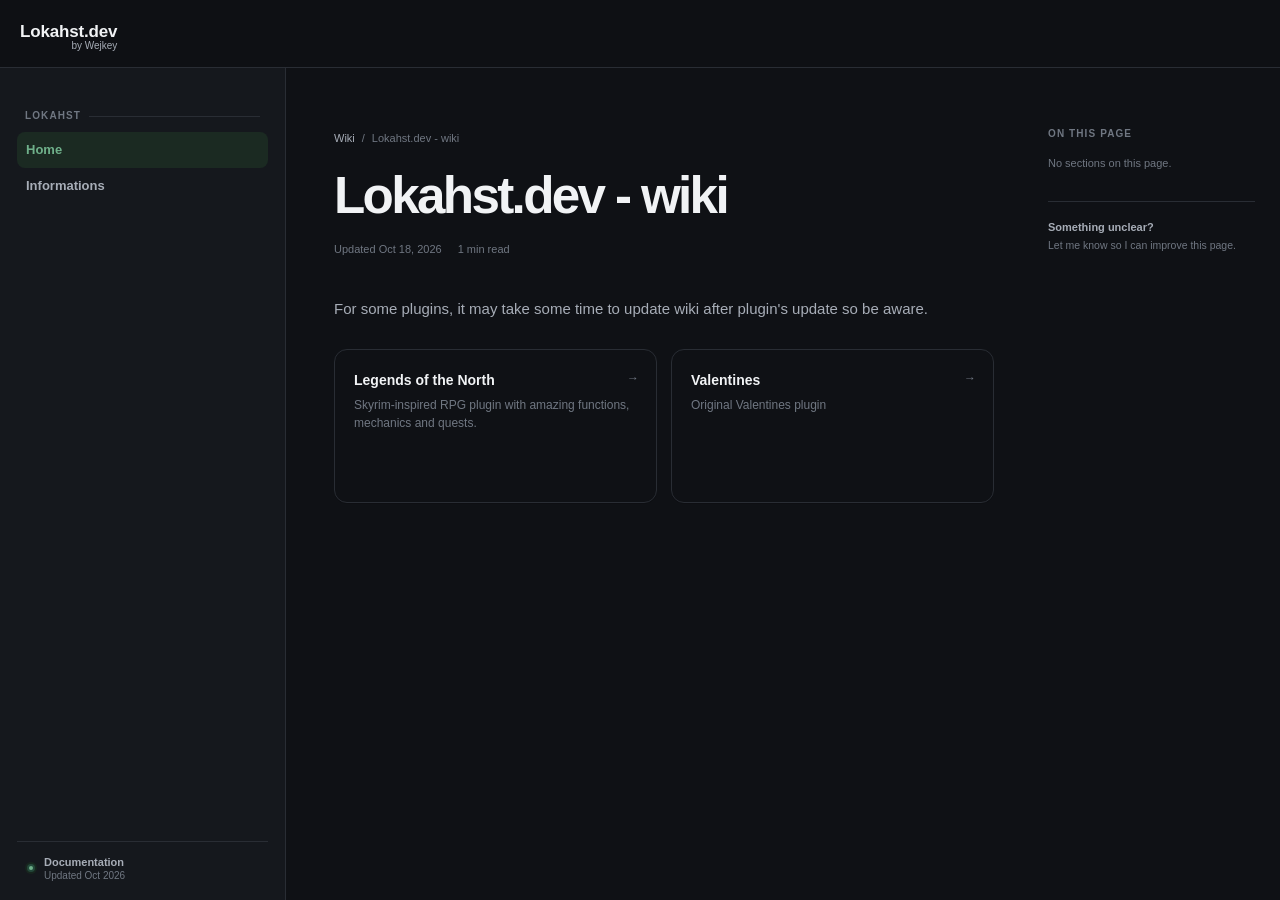
<file: index.html>
<html lang="en">
    <head>
      <meta charset="UTF-8">
      <meta http-equiv="X-UA-Compatible" content="IE=edge">
      <meta name="viewport" content="width=device-width, initial-scale=1">
      <link rel="stylesheet" href="/styling/style.css">
      <link rel="stylesheet" href="/styling/markdown.css">
      <link rel="stylesheet" href="/styling/responsive.css">

      <title>Lokahst - wiki</title>

      <meta name="description" content="Wiki - MMORPG/RPG-focused Minecraft plugin development.">
      <meta name="author" content="Lokahst">
      <meta name="robots" content="index, follow, max-image-preview:large">
      <meta name="googlebot" content="index, follow">
      <meta name="theme-color" content="#0f1115">
      <meta name="application-name" content="Lokahst">
      <meta name="generator" content="Lokahst">
      <meta name="referrer" content="strict-origin-when-cross-origin">
      <link rel="canonical" href="https://wiki.lokahst.dev/">
      <link rel="icon" href="assets/lokahst_origin.png">

      <meta property="og:type" content="website">
      <meta property="og:site_name" content="Lokahst">
      <meta property="og:title" content="Lokahst - wiki">
      <meta property="og:description" content="Wiki - MMORPG/RPG-focused Minecraft plugin development.">
      <meta property="og:url" content="https://wiki.lokahst.dev/">
      <meta property="og:image" content="https://lokahst.dev/assets/lokahst_origin.png">

      <meta property="og:image:width" content="1200">

      <meta property="og:image:height" content="630">

      <meta property="og:image:alt" content="Minecraft Plugin Developer">
      <meta name="twitter:card" content="summary_large_image">
      <meta name="twitter:title" content="Lokahst - wiki">
      <meta name="twitter:description" content="Documentation for all Lokahst's development plugins.">
      <meta name="twitter:image" content="https://lokahst.dev/assets/lokahst_origin.png">

      <meta name="keywords" content="Lokahst, lokahst, lkhst, Minecraft, Java, Bedrock, Minecraft plugin developer, Minecraft plugins, PaperMC, mc, RPG, Minecraft RPG plugins, Modrinth, spigot, bukkit, purpur, Minecraft survival, Minecraft adventure, Minecraft skyrim-focused plugin, LOTN, Legends of the North, Valentines plugin, Minecraft Valentines, Minecraft skyrim-like plugin, Skyrim, The Elder Scrolls V, Runewake, Runewake plugin, Wiki, Documentation, Lokahst docs, Lokahst wiki,">
      <script type="application/ld+json">
        {
          "@context": "https://schema.org",
          "@type": "Organization",
          "name": "Lokahst",
          "url": "https://wiki.lokahst.dev",
          "logo": "https://avatars.githubusercontent.com/u/327175433?s=400&u=46924b96a240e43d46dd1bed8c889941d1aa52d9&v=4",
          "description": "Wiki - MMORPG/RPG-focused Minecraft plugin development.",
          "sameAs": ["https://github.com/wejkey", "https://modrinth.com/organization/lokahst"]
        }
      </script>
    </head>

    <body>
      <a class="skip-link" href="#wiki-content">Skip to content</a>

      <header class="topbar">
        <div class="topbar__brand">
          <button class="menu-button" id="menu-button" type="button" aria-label="Open navigation" aria-expanded="false">Menu</button>
            <div class="brand">
              <p class="brand-title">Lokahst.dev</p>
              <p class="brand-byline">by Wejkey</p>
            </div>
          </a>
        </div>
      </header>

      <div class="app-shell">
        <aside class="sidebar" id="sidebar" aria-label="Documentation navigation">
          <div class="sidebar__inner">
            <nav class="nav-tree" id="nav-tree"></nav>

            <div class="sidebar__footer">
              <span class="status-dot" aria-hidden="true"></span>
              <span><strong>Documentation</strong><small>Updated Oct 2026</small></span>
            </div>
          </div>
        </aside>

        <button class="sidebar-scrim" id="sidebar-scrim" type="button" aria-label="Close navigation" hidden></button>

        <main class="main-column">
          <div class="content-wrap">
            <article class="wiki-article" id="wiki-content" tabindex="-1" aria-live="polite">
              <div class="loading-state">
                <span class="loading-state__mark"></span>
                <span>Opening the wiki...</span>
              </div>
            </article>
          </div>
        </main>

        <aside class="toc" id="toc" aria-label="On this page">
          <div class="toc__inner">
            <p class="eyebrow">On this page</p>
            <nav id="toc-links"></nav>
            <div class="toc__help">
              <p><strong>Something unclear?</strong><span>Let me know so I can improve this page.</span></p>
            </div>
          </div>
        </aside>
      </div>

      <noscript>
        <div class="noscript">This wiki needs javascript enabled to load Markdown pages.</div>
      </noscript>

      <script src="/scripting/projects.js"></script>
      <script src="/scripting/markdown.js"></script>
      <script src="/scripting/wiki.js"></script>
    </body>
  </html>
</file>
<file: styling/style.css>
:root {
  color-scheme: dark;
  --paper: #0f1115;
  --paper-soft: #15181d;
  --ink: #f1f3f5;
  --ink-soft: #a7adb7;
  --ink-faint: #707782;
  --line: #292d34;
  --line-strong: #3a4049;
  --accent: #6fb08a;
  --accent-dark: #6fb08a;
  --accent-soft: #1b2a22;
  --accent-softer: #151f1a;
  --shadow-sm: 0 1px 2px rgba(0, 0, 0, 0.25);
  --shadow-lg: 0 24px 70px rgba(0, 0, 0, 0.35);
  --topbar-height: 68px;
  --sidebar-width: 286px;
  --toc-width: 238px;
  --bg-muted: #15181d;
  font-family: Inter, ui-sans-serif, -apple-system, BlinkMacSystemFont,
    "Segoe UI", sans-serif;
  font-synthesis: none;
}
* {
  box-sizing: border-box;
}
html {
  scroll-behavior: smooth;
  scroll-padding-top: calc(var(--topbar-height) + 28px);
}
body {
  margin: 0;
  min-width: 320px;
  background: var(--paper);
  color: var(--ink);
  font-size: 15px;
  line-height: 1.6;
  -webkit-font-smoothing: antialiased;
}
button {
  font: inherit;
}
button,
a {
  -webkit-tap-highlight-color: transparent;
}
a {
  color: inherit;
}
.skip-link {
  position: fixed;
  z-index: 100;
  top: 10px;
  left: 10px;
  padding: 9px 13px;
  border-radius: 8px;
  background: var(--ink);
  color: var(--paper);
  transform: translateY(-150%);
  transition: transform 160ms ease;
}
.skip-link:focus {
  transform: translateY(0);
}
.topbar {
  position: fixed;
  z-index: 40;
  inset: 0 0 auto 0;
  height: var(--topbar-height);
  display: flex;
  align-items: center;
  justify-content: flex-start;
  padding: 0 24px 0 20px;
  border-bottom: 1px solid var(--line);
  background: rgba(15, 17, 21, 0.85);
  backdrop-filter: blur(14px);
}
.topbar__brand {
  display: flex;
  align-items: center;
}
.brand-link {
  color: var(--ink);
  text-decoration: none;
}
.brand-link:hover {
  color: var(--accent);
}
.brand {
  display: flex;
  flex-direction: column;
  align-items: flex-start;
  line-height: 1.2;
}
.brand-title {
  font-size: 17px;
  font-weight: 600;
  letter-spacing: -0.01em;
}
.brand-byline {
  align-self: flex-end;
  margin-top: -20px;
  color: var(--ink-soft);
  font-size: 10px;
  font-weight: 500;
}
.menu-button {
  display: none;
  padding: 7px 10px;
  border: 1px solid var(--line);
  border-radius: 8px;
  background: var(--paper);
  color: var(--ink);
  font-size: 12px;
  font-weight: 650;
  cursor: pointer;
  margin-right: 10px;
}
.app-shell {
  min-height: 100vh;
  display: grid;
  grid-template-columns: var(--sidebar-width) minmax(0, 1fr) var(--toc-width);
  padding-top: var(--topbar-height);
}
.sidebar {
  position: fixed;
  z-index: 30;
  top: var(--topbar-height);
  bottom: 0;
  left: 0;
  width: var(--sidebar-width);
  border-right: 1px solid var(--line);
  background: var(--paper-soft);
  overflow: hidden;
}
.sidebar__inner {
  height: 100%;
  display: flex;
  flex-direction: column;
  padding: 18px 14px 14px;
  overflow-y: auto;
  scrollbar-width: thin;
  scrollbar-color: var(--border-strong) transparent;
}
.nav-tree {
  flex: 1;
  padding: 22px 3px 20px;
}
.nav-project + .nav-project {
  margin-top: 25px;
}
.nav-project__title {
  display: flex;
  align-items: center;
  gap: 8px;
  margin: 0 8px 8px;
  color: var(--ink-faint);
  font-size: 10px;
  font-weight: 780;
  letter-spacing: 0.11em;
  text-transform: uppercase;
}
.nav-project__title::after {
  height: 1px;
  flex: 1;
  background: var(--line);
  content: "";
}
.nav-project__title span {
  flex: 0 0 auto;
}
.nav-link,
.nav-section__toggle {
  width: 100%;
  min-height: 36px;
  display: flex;
  align-items: center;
  gap: 9px;
  padding: 7px 9px;
  border: 0;
  border-radius: 8px;
  background: transparent;
  color: var(--ink-soft);
  font-size: 13px;
  font-weight: 560;
  text-align: left;
  text-decoration: none;
  cursor: pointer;
  transition: background 130ms ease, color 130ms ease;
}
.nav-link:hover,
.nav-section__toggle:hover {
  background: var(--bg-muted);
  color: var(--ink);
}
.nav-link.active {
  background: var(--accent-soft);
  color: var(--accent-dark);
  font-weight: 700;
}
.nav-section__toggle span {
  flex: 1;
}
.nav-section__toggle::after {
  width: 6px;
  height: 6px;
  flex: 0 0 auto;
  margin: 0 4px 0 8px;
  border-right: 1.5px solid var(--ink-faint);
  border-bottom: 1.5px solid var(--ink-faint);
  content: "";
  transform: rotate(-45deg);
  transition: transform 150ms ease;
}
.nav-section__toggle[aria-expanded="true"]::after {
  transform: rotate(45deg);
}
.nav-section__children {
  position: relative;
  margin-left: 16px;
  padding-left: 9px;
}
.nav-section__children::before {
  position: absolute;
  inset: 2px auto 5px 0;
  width: 1px;
  background: var(--line);
  content: "";
}
.nav-section__children[hidden] {
  display: none;
}
.nav-section__children .nav-link {
  min-height: 32px;
  padding-top: 5px;
  padding-bottom: 5px;
  font-size: 12.5px;
}
.sidebar__footer {
  display: flex;
  align-items: center;
  gap: 9px;
  margin: 0 3px;
  padding: 13px 10px 4px;
  border-top: 1px solid var(--line);
  color: var(--ink-soft);
  line-height: 1.3;
}
.sidebar__footer > span:last-child {
  display: flex;
  flex-direction: column;
}
.sidebar__footer strong {
  font-size: 11px;
  font-weight: 680;
}
.sidebar__footer small {
  color: var(--ink-faint);
  font-size: 10px;
}
.status-dot {
  width: 8px;
  height: 8px;
  flex: 0 0 auto;
  border: 2px solid #23483a;
  border-radius: 50%;
  background: #6fb08a;
  box-shadow: 0 0 0 2px #17251e;
}
.main-column {
  grid-column: 2;
  min-width: 0;
}
.content-wrap {
  width: min(100%, 860px);
  margin: 0 auto;
  padding: 62px 48px 40px;
}
.wiki-article {
  min-height: 58vh;
  outline: none;
}
.toc {
  position: fixed;
  z-index: 10;
  top: var(--topbar-height);
  right: 0;
  bottom: 0;
  width: var(--toc-width);
  background: var(--paper);
}
.toc__inner {
  max-height: 100%;
  padding: 58px 25px 30px 6px;
  overflow-y: auto;
}
.eyebrow {
  margin: 0 0 13px;
  color: var(--ink-faint);
  font-size: 10px;
  font-weight: 780;
  letter-spacing: 0.11em;
  text-transform: uppercase;
}
#toc-links {
  display: flex;
  flex-direction: column;
}
#toc-links a {
  position: relative;
  padding: 5px 0 5px 12px;
  border-left: 1px solid var(--line);
  color: var(--ink-faint);
  font-size: 12px;
  line-height: 1.45;
  text-decoration: none;
  transition: color 130ms ease, border-color 130ms ease;
}
#toc-links a:hover,
#toc-links a.active {
  border-left-color: var(--accent);
  color: var(--accent-dark);
}
#toc-links a[data-level="3"] {
  padding-left: 23px;
  font-size: 11.5px;
}
.toc__help {
  display: flex;
  gap: 10px;
  margin-top: 28px;
  padding-top: 18px;
  border-top: 1px solid var(--line);
  color: var(--ink-faint);
}
.toc__help p {
  display: flex;
  flex-direction: column;
  margin: 0;
  font-size: 10.5px;
  line-height: 1.45;
}
.toc__help strong {
  margin-bottom: 2px;
  color: var(--ink-soft);
  font-size: 11px;
}
.toc-empty {
  color: var(--ink-faint);
  font-size: 11px;
}
.loading-state {
  min-height: 280px;
  display: grid;
  place-items: center;
  align-content: center;
  gap: 15px;
  color: var(--ink-faint);
  font-size: 13px;
}
.loading-state__mark {
  width: 26px;
  height: 26px;
  border: 2px solid var(--line);
  border-top-color: var(--accent);
  border-radius: 50%;
  animation: spin 700ms linear infinite;
}
@keyframes spin {
  to {
    transform: rotate(360deg);
  }
}
.sidebar-scrim {
  display: none;
}
.noscript {
  position: fixed;
  z-index: 100;
  inset: auto 16px 16px 16px;
  padding: 12px 16px;
  border-radius: 10px;
  background: #332d45;
  color: #fff;
  text-align: center;
}
@media (prefers-reduced-motion: reduce) {
  html {
    scroll-behavior: auto;
  }
  *,
  ::before,
  ::after {
    scroll-behavior: auto !important;
    animation-duration: 0.01ms !important;
    transition-duration: 0.01ms !important;
  }
}
::-webkit-scrollbar {
  width: 8px;
}

::-webkit-scrollbar-track {
  background: var(--paper);
}

::-webkit-scrollbar-thumb {
  background: var(--line);
  border-radius: 10px;
}

::-webkit-scrollbar-thumb:hover {
  background: var(--line-strong);
}
</file>
<file: styling/markdown.css>
.article-head {
  margin-bottom: 38px;
}

.breadcrumbs {
  display: flex;
  flex-wrap: wrap;
  align-items: center;
  gap: 7px;
  margin-bottom: 21px;
  color: var(--ink-faint);
  font-size: 11px;
}

.breadcrumbs a {
  color: var(--ink-soft);
  text-decoration: none;
}

.breadcrumbs a:hover {
  color: var(--accent);
}

.breadcrumb-separator {
  color: var(--ink-faint);
}

.article-head h1 {
  margin: 0;
  color: var(--ink);
  font-size: clamp(2.35rem, 4vw, 3.45rem);
  font-weight: 760;
  letter-spacing: -0.052em;
  line-height: 1.06;
}

.article-head .lead {
  max-width: 690px;
  margin: 17px 0 0;
  color: var(--ink-soft);
  font-size: 18px;
  line-height: 1.65;
}

.article-meta {
  display: flex;
  flex-wrap: wrap;
  align-items: center;
  gap: 7px 16px;
  margin-top: 18px;
  color: var(--ink-faint);
  font-size: 11px;
}

.article-meta span {
  display: inline-flex;
  align-items: center;
  gap: 6px;
}

.markdown-body {
  color: var(--ink-soft);
  font-size: 15px;
  line-height: 1.70;
}

.markdown-body > *:first-child {
  margin-top: 0;
}

.markdown-body h1,
.markdown-body h2,
.markdown-body h3,
.markdown-body h4,
.markdown-body h5,
.markdown-body h6 {
  position: relative;
  color: var(--ink);
  font-weight: 720;
  letter-spacing: -0.025em;
  scroll-margin-top: calc(var(--topbar-height) + 28px);
}

.markdown-body h1 + h2,
.markdown-body h2 + h3,
.markdown-body h3 + h4,
.markdown-body h4 + h5,
.markdown-body h5 + h6 {
  margin-top: 10px;
}

.markdown-body h1 {
  margin: 38px 0 19px;
  font-size: 31px;
  line-height: 1.22;
}

.markdown-body h2 {
  margin: 30px 0 17px;
  padding-top: 3px;
  font-size: 27px;
  line-height: 1.28;
}

.markdown-body h3 {
  margin: 34px 0 12px;
  font-size: 20px;
  line-height: 1.35;
}

.markdown-body h4 {
  margin: 27px 0 9px;
  font-size: 16px;
}

.markdown-body h5,
.markdown-body h6 {
  margin: 23px 0 8px;
  font-size: 14px;
}

.markdown-body .heading-anchor {
  margin-left: 7px;
  color: var(--ink-faint);
  font-weight: 500;
  opacity: 0;
  text-decoration: none;
  transition: opacity 130ms ease;
}

.markdown-body :is(h1, h2, h3, h4, h5, h6):hover .heading-anchor,
.markdown-body .heading-anchor:focus {
  opacity: 1;
}

.markdown-body p {
  margin: 0 0 18px;
}

.markdown-body strong {
  color: var(--ink);
  font-weight: 710;
}

.markdown-body a {
  color: var(--accent);
  font-weight: 600;
  text-decoration-color: #3f624f;
  text-decoration-thickness: 1px;
  text-underline-offset: 3px;
}

.markdown-body a:hover {
  color: var(--accent-dark);
  text-decoration-color: var(--accent);
}

.markdown-body img {
  max-width: 100%;
  height: auto;
  display: block;
  margin: 24px auto;
  border-radius: 10px;
}

.markdown-body ul,
.markdown-body ol {
  margin: 12px 0 22px;
  padding-left: 23px;
}

.markdown-body li {
  margin: 3px 0;
  padding-left: 4px;
}

.markdown-body li::marker {
  color: var(--accent);
  font-weight: 700;
}

.markdown-body hr {
  height: 1px;
  margin: 42px 0;
  border: 0;
  background: var(--line);
}

.markdown-body blockquote {
  margin: 25px 0;
  padding: 16px 18px;
  border: 1px solid #314638;
  border-left: 3px solid var(--accent);
  border-radius: 0 10px 10px 0;
  background: var(--accent-softer);
  color: var(--ink-soft);
}

.markdown-body blockquote > *:last-child {
  margin-bottom: 0;
}

.markdown-body blockquote strong:first-child {
  color: var(--accent);
}

.markdown-body code {
  padding: 2px 5px;
  border: 1px solid var(--line);
  border-radius: 5px;
  background: var(--paper-soft);
  color: #d487a0;
  font: 0.88em/1.5 "SFMono-Regular", Consolas, "Liberation Mono", monospace;
}

.code-block {
  position: relative;
  margin: 23px 0;
}

.code-block__bar {
  min-height: 37px;
  display: flex;
  align-items: center;
  justify-content: space-between;
  padding: 0 8px 0 14px;
  border: 1px solid #353b43;
  border-bottom: 0;
  border-radius: 10px 10px 0 0;
  background: #191c22;
  color: #a7adb7;
}

.code-block__bar span {
  font: 600 10px/1 ui-monospace, SFMono-Regular, Consolas, monospace;
  letter-spacing: 0.06em;
  text-transform: uppercase;
}

.code-copy {
  display: flex;
  align-items: center;
  gap: 5px;
  padding: 5px 7px;
  border: 0;
  border-radius: 5px;
  background: transparent;
  color: #a7adb7;
  font-size: 10px;
  cursor: pointer;
}

.code-copy:hover {
  background: var(--border);
  color: var(--text);
}

.markdown-body pre {
  margin: 0;
  padding: 18px;
  border: 1px solid #353b43;
  border-radius: 0 0 10px 10px;
  background: #121419;
  color: #e5e8ec;
  overflow-x: auto;
}

.markdown-body pre code {
  padding: 0;
  border: 0;
  background: transparent;
  color: inherit;
  font-size: 12px;
  line-height: 1.7;
}

.table-wrap {
  margin: 23px 0;
  border: 1px solid var(--line);
  border-radius: 10px;
  overflow-x: auto;
}

.markdown-body table {
  width: 100%;
  border-collapse: collapse;
  font-size: 13px;
  line-height: 1.55;
}

.markdown-body th,
.markdown-body td {
  padding: 12px 14px;
  border-bottom: 1px solid var(--line);
  text-align: left;
  vertical-align: top;
}

.markdown-body tr:last-child td {
  border-bottom: 0;
}

.markdown-body th {
  background: var(--paper-soft);
  color: var(--ink-soft);
  font-size: 11px;
  font-weight: 740;
  letter-spacing: 0.035em;
  text-transform: uppercase;
}

.markdown-body td:first-child {
  color: var(--ink);
  font-weight: 600;
}

.doc-card-grid {
  display: grid;
  grid-template-columns: repeat(2, minmax(0, 1fr));
  gap: 14px;
  margin: 27px 0 34px;
}

.doc-card {
  position: relative;
  min-height: 154px;
  display: flex;
  flex-direction: column;
  padding: 19px;
  border: 1px solid var(--line);
  border-radius: 13px;
  background: var(--paper);
  text-decoration: none !important;
  box-shadow: 0 1px 0 rgba(0, 0, 0, 0.15);
  transition: transform 160ms ease, border-color 160ms ease,
    box-shadow 160ms ease;
}

.doc-card:hover {
  transform: translateY(-3px);
  border-color: var(--line-strong);
  box-shadow: var(--shadow-sm);
}

.doc-card strong {
  margin-bottom: 3px;
  color: var(--ink);
  font-size: 14px;
}

.doc-card span {
  color: var(--ink-faint);
  font-size: 12px;
  font-weight: 450;
  line-height: 1.5;
}

.doc-card__arrow {
  position: absolute;
  top: 19px;
  right: 17px;
  color: var(--ink-faint);
}

.callout {
  display: block;
  margin: 24px 0;
  padding: 15px 17px;
  border: 1px solid #314638;
  border-radius: 10px;
  background: var(--accent-softer);
}

.callout--warning {
  border-color: #604d2e;
  background: #211d15;
}

.callout--success {
  border-color: #315348;
  background: #17231f;
}

.callout__body {
  min-width: 0;
}

.callout__title {
  display: block;
  margin-bottom: 2px;
  color: var(--ink);
  font-size: 12px;
  font-weight: 730;
}

.callout__body > * {
  color: var(--ink-soft);
  font-size: 12.5px;
  line-height: 1.6;
}

.callout__body > :last-child {
  margin-bottom: 0;
}

.callout__body > :first-child:not(.callout__title) {
  margin-top: 0;
}

.spoiler {
  margin: 24px 0;
  border: 1px solid var(--line-strong);
  border-radius: 10px;
  background: var(--paper);
  overflow: hidden;
}

.spoiler summary {
  position: relative;
  padding: 14px 44px 14px 16px;
  color: var(--ink);
  font-size: 13px;
  font-weight: 700;
  list-style: none;
  cursor: pointer;
  user-select: none;
}

.spoiler summary::-webkit-details-marker {
  display: none;
}

.spoiler summary::after {
  position: absolute;
  top: 50%;
  right: 18px;
  width: 7px;
  height: 7px;
  border-right: 1.5px solid var(--ink-faint);
  border-bottom: 1.5px solid var(--ink-faint);
  content: "";
  transform: translateY(-65%) rotate(45deg);
  transition: transform 150ms ease;
}

.spoiler[open] summary::after {
  transform: translateY(-35%) rotate(225deg);
}

.spoiler summary:hover {
  background: var(--paper-soft);
}

.spoiler__content {
  padding: 17px 17px 1px;
  border-top: 1px solid var(--line);
}

.spoiler__content > :first-child {
  margin-top: 0;
}

.spoiler__content > :last-child {
  margin-bottom: 16px;
}

.spoiler__content > .code-block:first-child {
  margin-top: 0;
}

.steps {
  margin: 26px 0;
  counter-reset: steps;
}

.step {
  position: relative;
  min-height: 66px;
  margin-left: 17px;
  padding: 0 0 29px 35px;
  border-left: 1px solid var(--line-strong);
  counter-increment: steps;
}

.step:last-child {
  padding-bottom: 0;
  border-color: transparent;
}

.step::before {
  position: absolute;
  top: -2px;
  left: -17px;
  width: 32px;
  height: 32px;
  display: grid;
  place-items: center;
  border: 1px solid #3a4d41;
  border-radius: 50%;
  background: var(--paper);
  color: var(--accent);
  font-size: 11px;
  font-weight: 750;
  content: counter(steps);
}

.step strong {
  display: block;
  margin-bottom: 3px;
  font-size: 13.5px;
}

.step p {
  margin: 0;
  color: var(--ink-soft);
  font-size: 13px;
}

.article-error {
  min-height: 420px;
  display: grid;
  place-items: center;
  align-content: center;
  text-align: center;
}

.article-error__code {
  margin-bottom: 10px;
  color: var(--accent);
  font-size: 12px;
  font-weight: 760;
  letter-spacing: 0.12em;
  text-transform: uppercase;
}

.article-error h1 {
  margin: 0 0 10px;
  font-size: 38px;
  letter-spacing: -0.04em;
}

.article-error p {
  max-width: 430px;
  margin: 0 0 20px;
  color: var(--ink-soft);
}

.article-error__retry {
  padding: 9px 14px;
  border: 0;
  border-radius: 8px;
  background: var(--accent);
  color: var(--paper);
  font-weight: 650;
  cursor: pointer;
}

.article-error__retry:hover {
  background: var(--accent-dark);
}
</file>
<file: styling/responsive.css>
@media (max-width: 1180px) {
  :root {
    --toc-width: 210px;
    --sidebar-width: 265px;
  }
  .content-wrap {
    padding-inline: 38px;
  }
  .toc__inner {
    padding-right: 16px;
  }
}
@media (max-width: 980px) {
  :root {
    --sidebar-width: 278px;
  }
  .app-shell {
    display: block;
  }
  .main-column {
    margin-left: var(--sidebar-width);
  }
  .toc {
    display: none;
  }
  .content-wrap {
    max-width: 790px;
    padding-inline: 46px;
  }
}
@media (max-width: 760px) {
  :root {
    --topbar-height: 62px;
  }
  .topbar {
    padding-inline: 13px;
  }
  .menu-button {
    display: inline-flex;
  }
  .sidebar {
    top: var(--topbar-height);
    width: min(86vw, 304px);
    transform: translateX(-102%);
    box-shadow: none;
    transition: transform 220ms cubic-bezier(0.2, 0.7, 0.2, 1);
  }
  .sidebar.open {
    transform: translateX(0);
    box-shadow: var(--shadow-lg);
  }
  .sidebar__inner {
    padding-top: 17px;
  }
  .sidebar-scrim {
    position: fixed;
    z-index: 25;
    inset: 0;
    width: 100%;
    height: 100%;
    display: block;
    padding: 0;
    border: 0;
    background: #1c182a4d;
    backdrop-filter: blur(2px);
  }
  .sidebar-scrim[hidden] {
    display: none;
  }
  body.menu-open {
    overflow: hidden;
  }
  .main-column {
    margin-left: 0;
  }
  .content-wrap {
    width: 100%;
    padding: 42px 24px 30px;
  }
  .article-head {
    margin-bottom: 32px;
  }
  .article-head h1 {
    font-size: clamp(2.15rem, 11vw, 3rem);
  }
  .article-head .lead {
    font-size: 16px;
    line-height: 1.6;
  }
  .markdown-body h2 {
    margin-top: 44px;
    font-size: 24px;
  }
}
@media (max-width: 520px) {
  .content-wrap {
    padding-inline: 19px;
  }
  .breadcrumbs {
    margin-bottom: 17px;
  }
  .article-head h1 {
    letter-spacing: -0.045em;
  }
  .article-head .lead {
    margin-top: 13px;
  }
  .article-meta {
    align-items: flex-start;
    flex-direction: column;
  }
  .doc-card-grid {
    grid-template-columns: 1fr;
  }
  .doc-card {
    min-height: 138px;
  }
  .markdown-body {
    font-size: 14.5px;
  }
  .markdown-body h2 {
    font-size: 22px;
  }
  .markdown-body h3 {
    font-size: 18px;
  }
  .markdown-body blockquote {
    padding-inline: 14px;
  }
  .table-wrap {
    margin-right: -10px;
  }
}
@media print {
  .topbar,
  .sidebar,
  .toc {
    display: none !important;
  }
  .app-shell {
    display: block;
    padding: 0;
  }
  .main-column {
    margin: 0;
  }
  .content-wrap {
    width: 100%;
    max-width: none;
    padding: 0;
  }
  .markdown-body a {
    color: inherit;
  }
}
</file>
